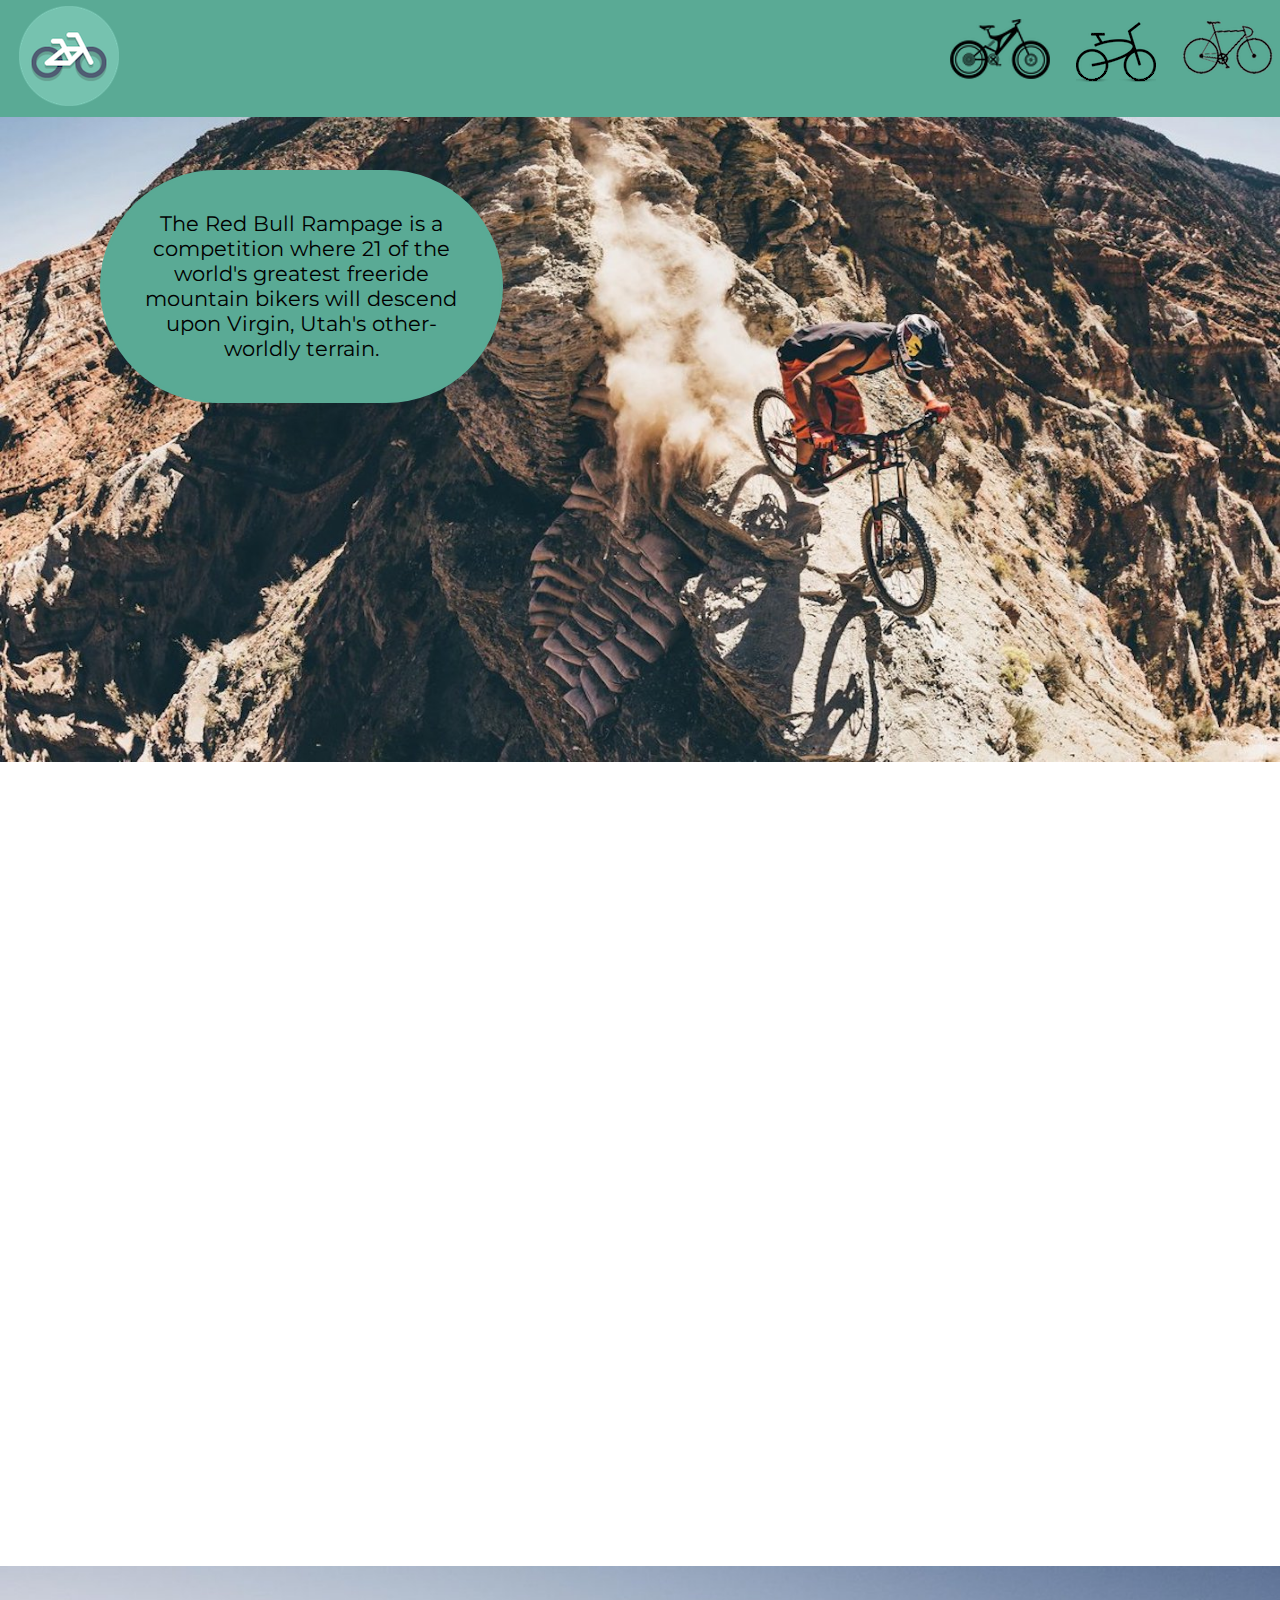
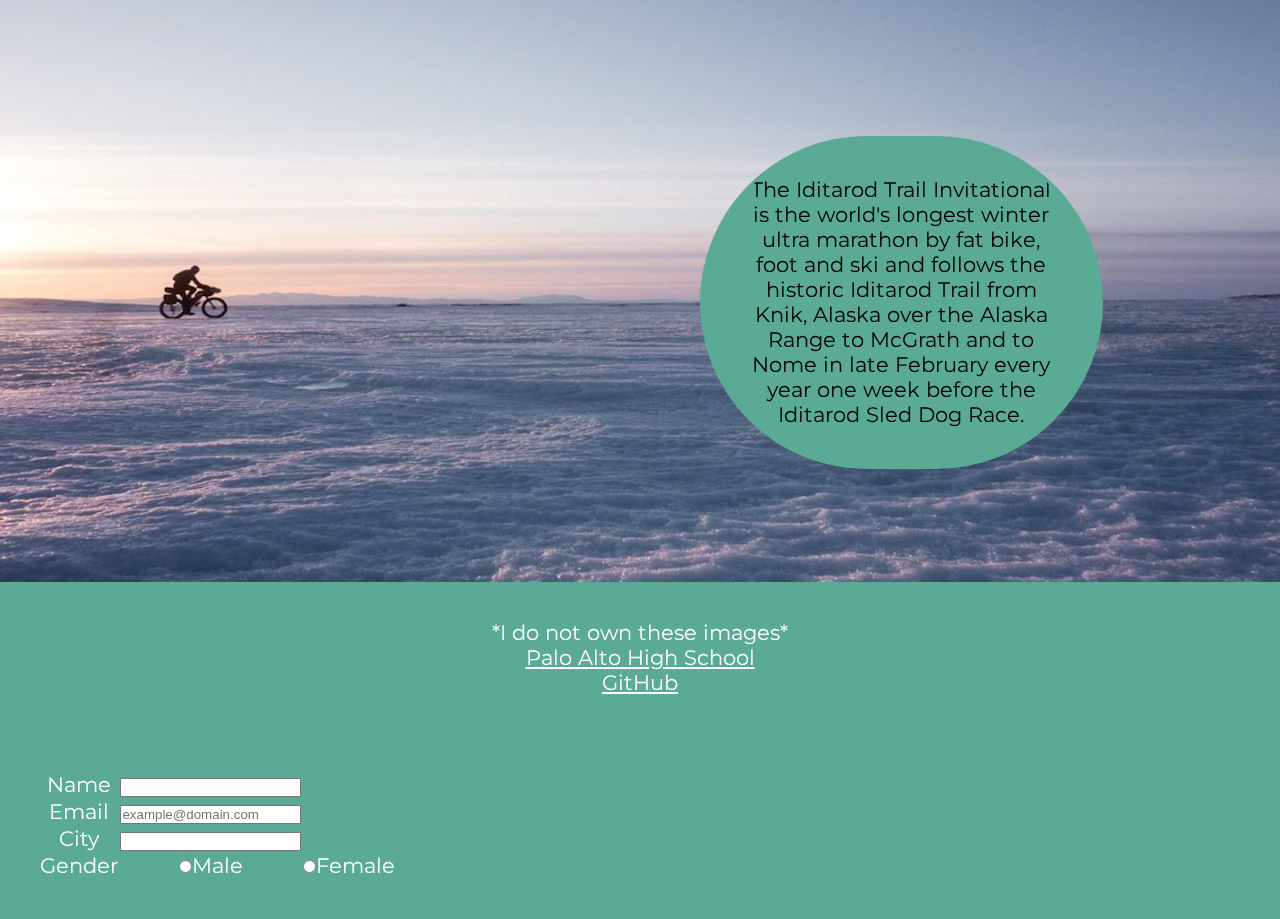
<file: index.html>
<!DOCTYPE html>
<html>
<head>
	<title>Bike World</title>
	<link rel="stylesheet" type="text/css" href="styles.css">
	<link href="https://fonts.googleapis.com/css?family=Montserrat:100" rel="stylesheet">
</head>
<body>


	<header>
		
		<a href="/Users/doughbryce/Desktop/bike/index.html">
			<img id="home_button" src="images/logo.png">
		</a>

		<a href="/Users/doughbryce/Desktop/bike/road.html">
			<img id="image_icon_header" src="images/roadbike-icon.png">
		</a>

		<a href="/Users/doughbryce/Desktop/bike/beach.html">
			<img id="image_icon_header" src="images/cruiser-icon.png">
		</a>

		<a href="/Users/doughbryce/Desktop/bike/mountain.html">
			<img id="image_icon_header" src="images/mountainbike-icon.png">
		</a>

	</header>


	<section class="tour_section">

		<p id="tour_info">The Tour de France is an annual 21 stage bicycle race held in France</p>

		<a href="http://www.letour.com/le-tour/2017/us/">
				<img id="tour_race" src="images/tour.jpg">
		</a>

	</section>

	<section class="rampage_section">

		<p id="rampage_info">The Red Bull Rampage is a competition where 21 of the world's greatest freeride mountain bikers will descend upon Virgin, Utah's other-worldly terrain.</p>

		<a href="https://www.redbull.com/int-en/events/red-bull-rampage-mtb-2016">
			<img id="rampage_race" src="images/rampage.jpg">
		</a>

	</section>

	<section class="iditarod_section">

		<p id="iditarod_info">The Iditarod Trail Invitational is the world's longest winter ultra marathon by fat bike, foot and ski and follows the historic Iditarod Trail from Knik, Alaska over the Alaska Range to McGrath and to Nome in late February every year one week before the Iditarod Sled Dog Race.</p>

		<a href="http://iditarodtrailinvitational.com">
			<img id="iditarod_race" src="images/iditarod.jpg">
		</a>

	</section>

	<footer>
		
		<p>*I do not own these images*</p>
		<a id="paly_link" href="http://paly.net">Palo Alto High School</a>
		<br>
		<a href="https://github.com/doughbryce/bike">GitHub</a>
		<br>
			<form action="http://example.com">
				<table>
					<tr>
						<td>
							<label>Name</label>
						</td>
						<td>
							<input type="text" name="name">
						</td>
					</tr>
					<br>
					<tr>
						<td>
							<label>Email</label>
						</td>
						<td>
							<input type="email" name="email" placeholder="example@domain.com">
						</td>
					</tr>
					<br>
					<tr>
						<td>
							<label>City</label>
						</td>
						<td>
							<input type="text" name="city">
						</td>
					</tr>
					<br>
					<tr>
						<td>
							<label>Gender</label>
						</td>
						<td>
							<input type="radio" name="gender" value="male">Male
						</td>
						<td>
							<input type="radio" name="gender" value="female">Female
						</td>
					</tr>
				</table>
			</form>

	</footer>

</body>
</html>
</file>
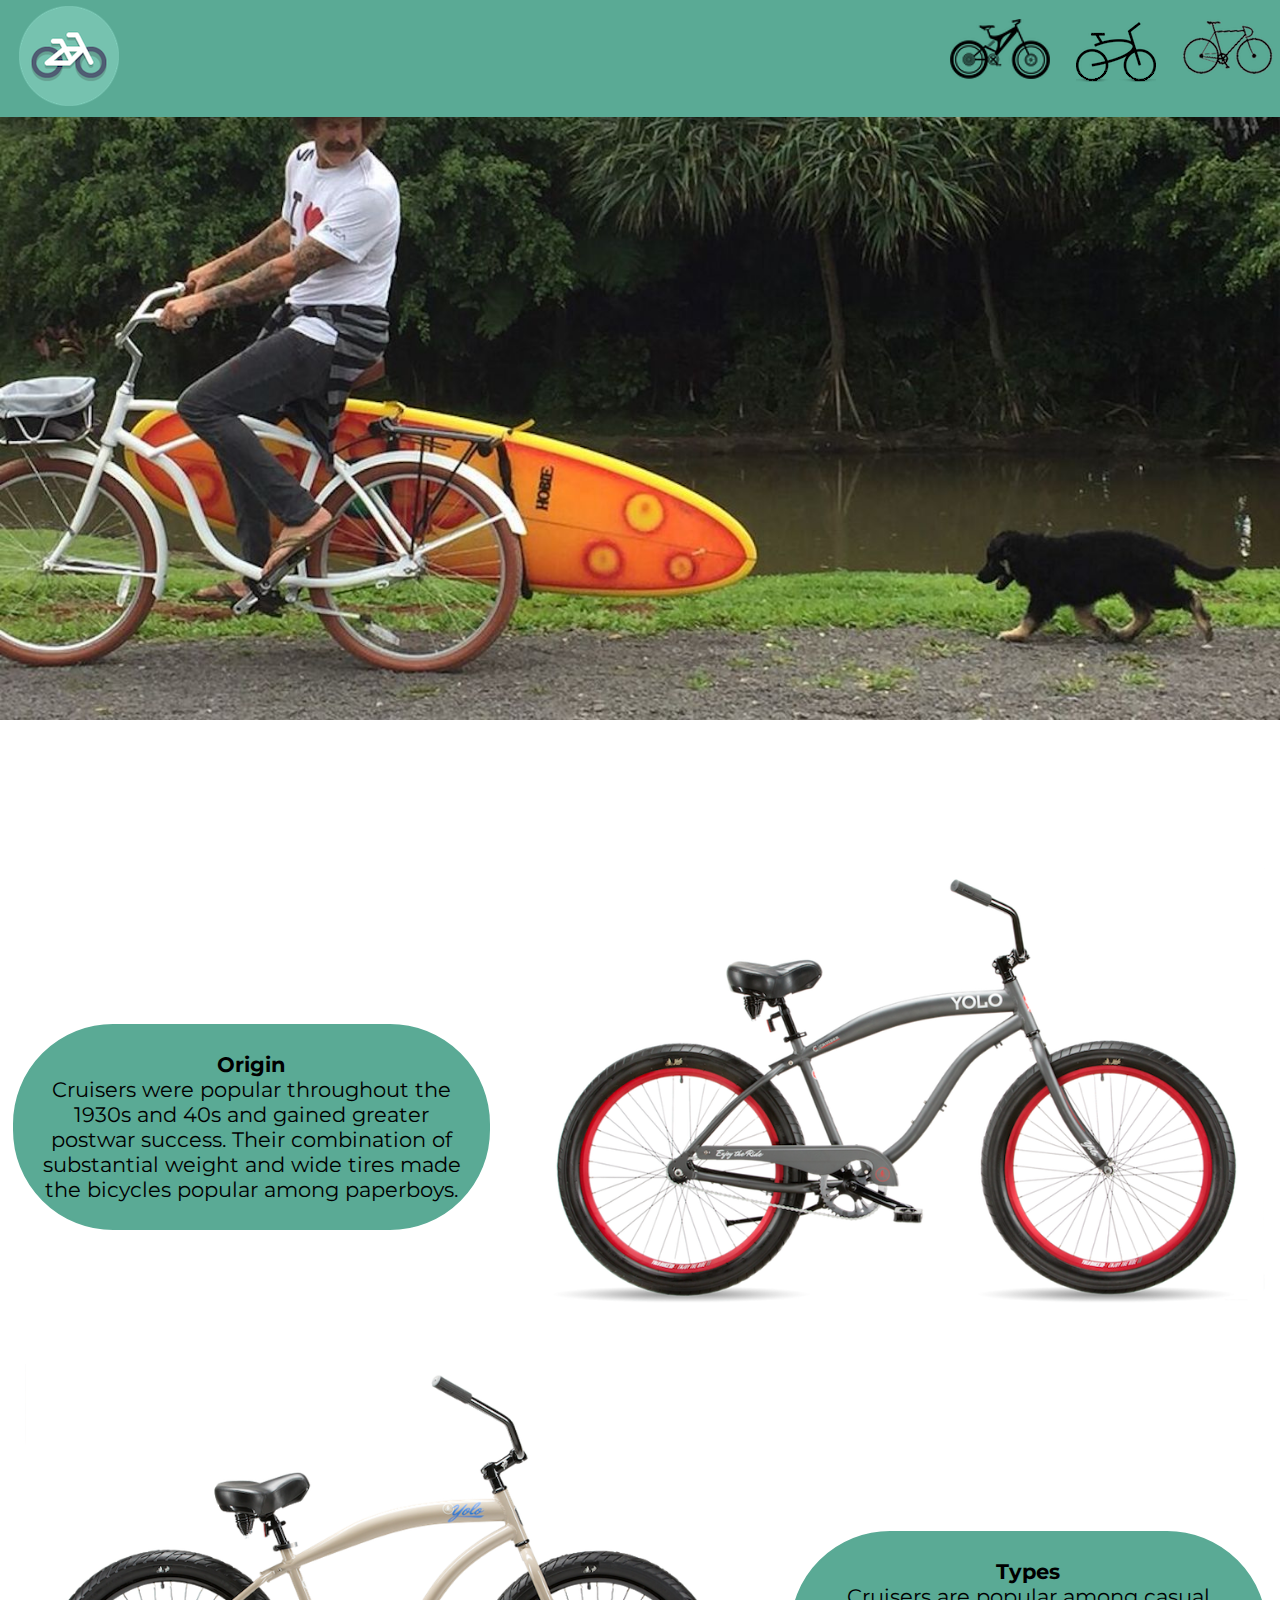
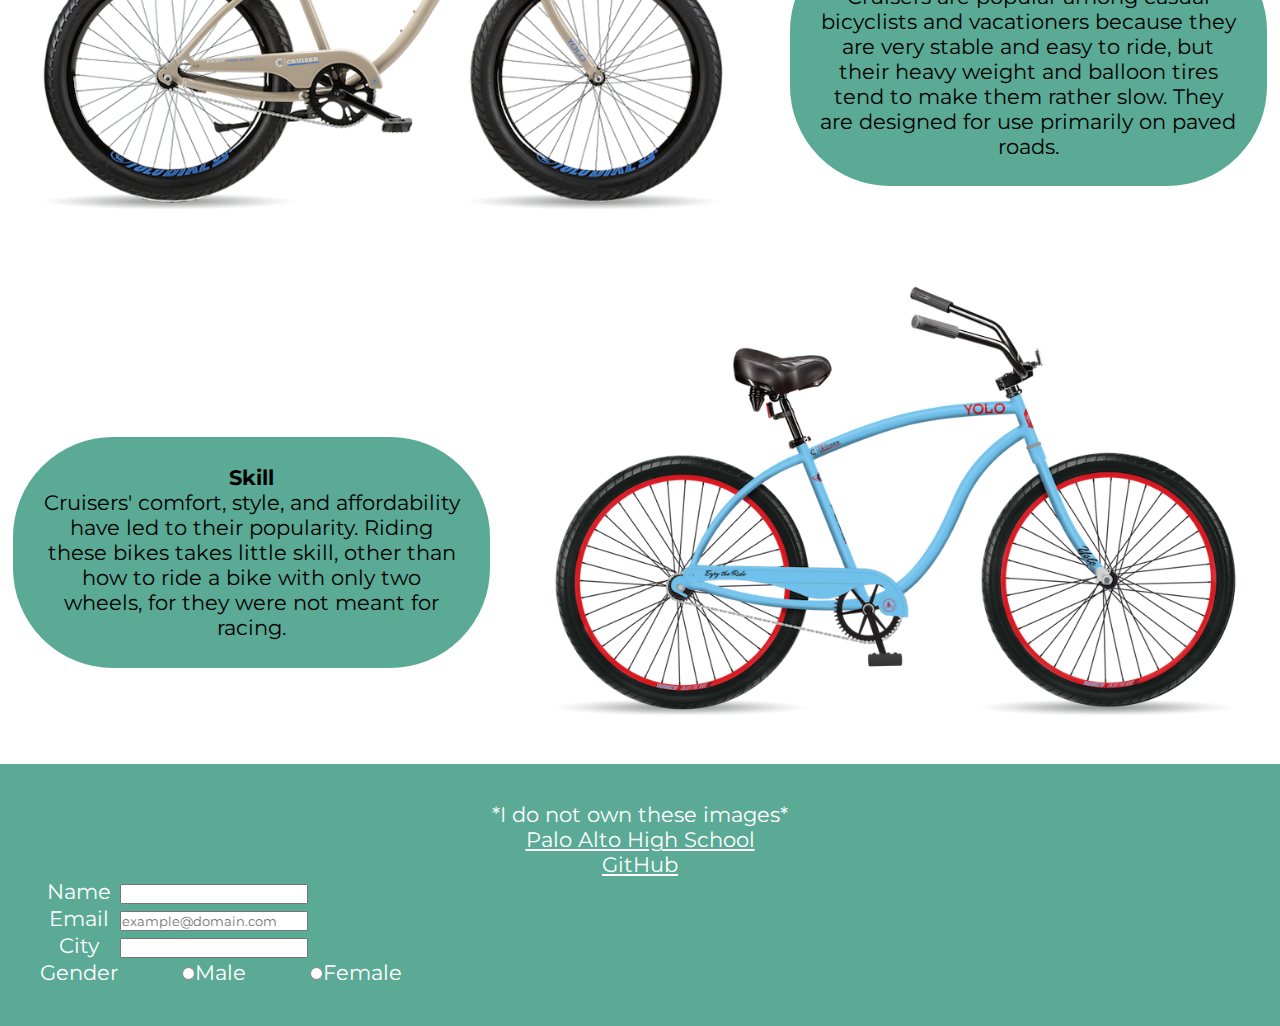
<file: beach.html>
<!DOCTYPE html>
<html>
<head>
	<title>BEACH</title>
	<link rel="stylesheet" type="text/css" href="stylebeach.css">
	<link href="https://fonts.googleapis.com/css?family=Montserrat:100" rel="stylesheet">
</head>
<body>

	<header>
		
		<a href="/Users/doughbryce/Desktop/bike/index.html">
			<img id="home_button" src="images/logo.png">
		</a>

		<a href="/Users/doughbryce/Desktop/bike/road.html">
			<img id="image_icon_header" src="images/roadbike-icon.png">
		</a>

		<a href="/Users/doughbryce/Desktop/bike/beach.html">
			<img id="image_icon_header" src="images/cruiser-icon.png">
		</a>

		<a href="/Users/doughbryce/Desktop/bike/mountain.html">
			<img id="image_icon_header" src="images/mountainbike-icon.png">
		</a>

	</header>

	<img id="background" src="images/cruiser_background.jpg">

	<section id="cruiser_section1">
		<p class="origin_paragraph"> <strong>Origin</strong> <br> Cruisers were popular throughout the 1930s and 40s and gained greater postwar success. Their combination of substantial weight and wide tires made the bicycles popular among paperboys.</p>
		<img class="origin_image" src="images/cruiser.png">
	</section>

	<section class="cruiser_section2">
		<p class="type_paragraph"> <strong>Types</strong> <br> Cruisers are popular among casual bicyclists and vacationers because they are very stable and easy to ride, but their heavy weight and balloon tires tend to make them rather slow. They are designed for use primarily on paved roads.</p>
		<img class="type_image" src="images/cruiser2.png">
	</section>

	<section class="cruiser_section3">
		<p class="skill_paragraph"> <strong>Skill</strong> <br> Cruisers' comfort, style, and affordability have led to their popularity. Riding these bikes takes little skill, other than how to ride a bike with only two wheels, for they were not meant for racing.</p>
		<img class="skill_image" src="images/cruiser3.png">
	</section>

<footer>
		
		<p>*I do not own these images*</p>
		<a id="paly_link" href="http://paly.net">Palo Alto High School</a>
		<br>
		<a href="https://github.com/doughbryce/bike">GitHub</a>
		<br>
			<form action="http://example.com">
				<table>
					<tr>
						<td>
							<label>Name</label>
						</td>
						<td>
							<input type="text" name="name">
						</td>
					</tr>
					
					<tr>
						<td>
							<label>Email</label>
						</td>
						<td>
							<input type="email" name="email" placeholder="example@domain.com">
						</td>
					</tr>
					
					<tr>
						<td>
							<label>City</label>
						</td>
						<td>
							<input type="text" name="city">
						</td>
					</tr>
					
					<tr>
						<td>
							<label>Gender</label>
						</td>
						<td>
							<input type="radio" name="gender" value="male">Male
						</td>
						<td>
							<input type="radio" name="gender" value="female">Female
						</td>
					</tr>
				</table>
			</form>

	</footer>

</body>
</html>
</file>
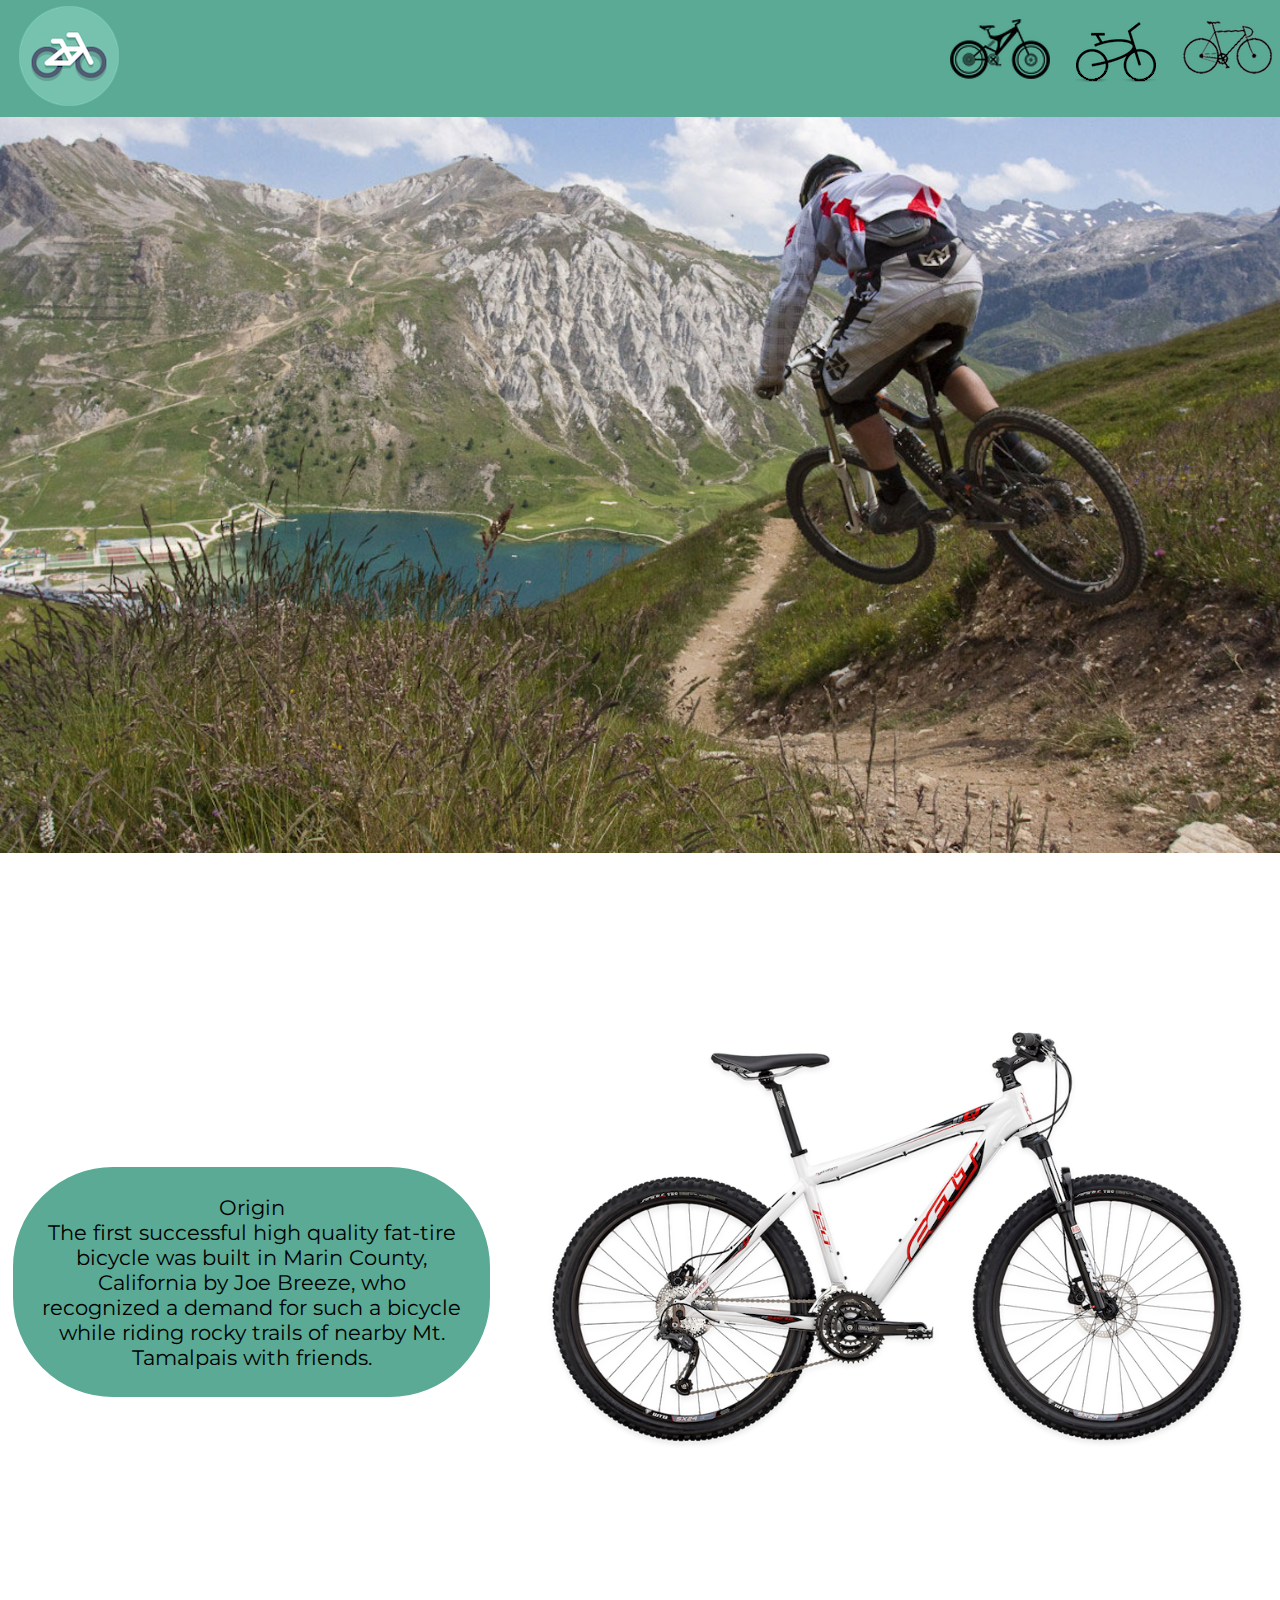
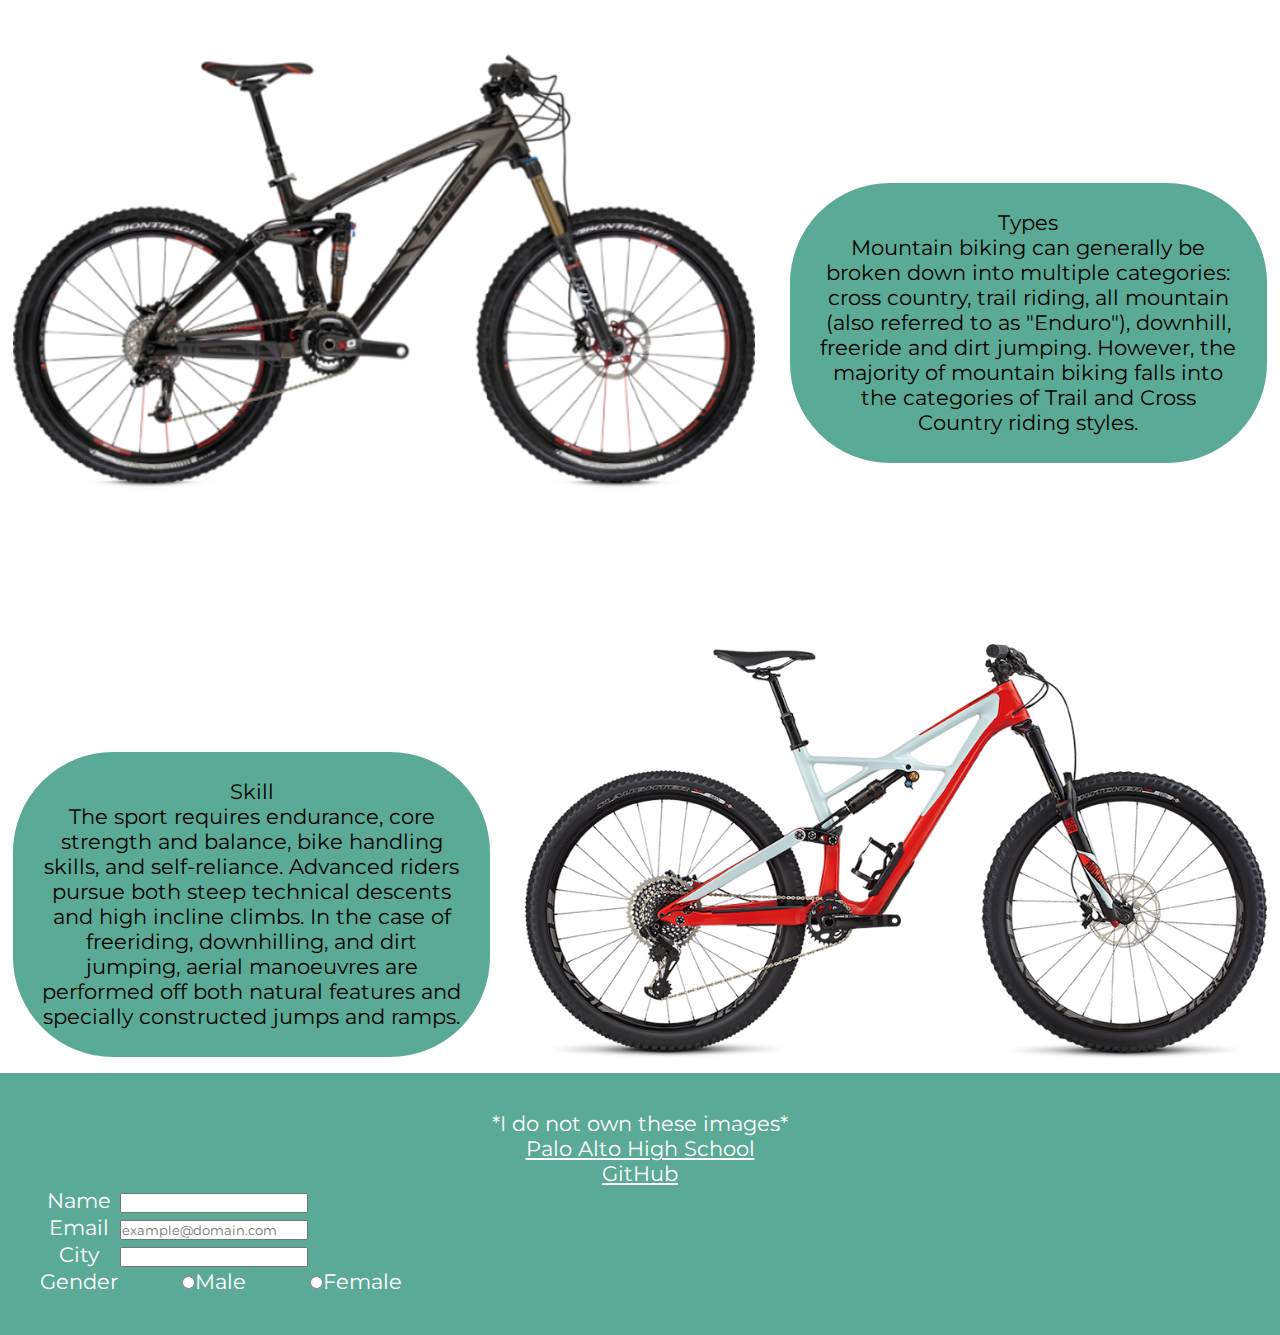
<file: mountain.html>
<!DOCTYPE html>
<html>
<head>
	<title>MOUNTAIN</title>
	<link rel="stylesheet" type="text/css" href="stylemountain.css">
	<link href="https://fonts.googleapis.com/css?family=Montserrat:100" rel="stylesheet">
</head>
<body>

	<header>
		
		<a href="/Users/doughbryce/Desktop/bike/index.html">
			<img id="home_button" src="images/logo.png">
		</a>

		<a href="/Users/doughbryce/Desktop/bike/road.html">
			<img id="image_icon_header" src="images/roadbike-icon.png">
		</a>

		<a href="/Users/doughbryce/Desktop/bike/beach.html">
			<img id="image_icon_header" src="images/cruiser-icon.png">
		</a>

		<a href="/Users/doughbryce/Desktop/bike/mountain.html">
			<img id="image_icon_header" src="images/mountainbike-icon.png">
		</a>

	</header>

	<img id="background" src="images/mountain_background.jpg">

	<section id="mountain_section1">
		<p class="origin_paragraph"> Origin <br> The first successful high quality fat-tire bicycle was built in Marin County, California by Joe Breeze, who recognized a demand for such a bicycle while riding rocky trails of nearby Mt. Tamalpais with friends.</p>
		<img class="origin_image" src="images/mountainbike.png">
	</section>

	<section id="mountain_section2">
		<p class="type_paragraph"> Types <br> Mountain biking can generally be broken down into multiple categories: cross country, trail riding, all mountain (also referred to as "Enduro"), downhill, freeride and dirt jumping. However, the majority of mountain biking falls into the categories of Trail and Cross Country riding styles.</p>
		<img class="type_image" src="images/mountainbike2.png">
	</section>

	<section id="mountain_section3">
		<p class="skill_paragraph">Skill <br> The sport requires endurance, core strength and balance, bike handling skills, and self-reliance. Advanced riders pursue both steep technical descents and high incline climbs. In the case of freeriding, downhilling, and dirt jumping, aerial manoeuvres are performed off both natural features and specially constructed jumps and ramps.</p>
		<img class="skill_image" src="images/mountainbike3.png">
	</section>

<footer>
		
		<p>*I do not own these images*</p>
		<a id="paly_link" href="http://paly.net">Palo Alto High School</a>
		<br>
		<a href="https://github.com/doughbryce/bike">GitHub</a>
		<br>
			<form action="http://example.com">
				<table>
					<tr>
						<td>
							<label>Name</label>
						</td>
						<td>
							<input type="text" name="name">
						</td>
					</tr>
					
					<tr>
						<td>
							<label>Email</label>
						</td>
						<td>
							<input type="email" name="email" placeholder="example@domain.com">
						</td>
					</tr>
					
					<tr>
						<td>
							<label>City</label>
						</td>
						<td>
							<input type="text" name="city">
						</td>
					</tr>
					
					<tr>
						<td>
							<label>Gender</label>
						</td>
						<td>
							<input type="radio" name="gender" value="male">Male
						</td>
						<td>
							<input type="radio" name="gender" value="female">Female
						</td>
					</tr>
				</table>
			</form>

	</footer>

</body>
</html>
</file>
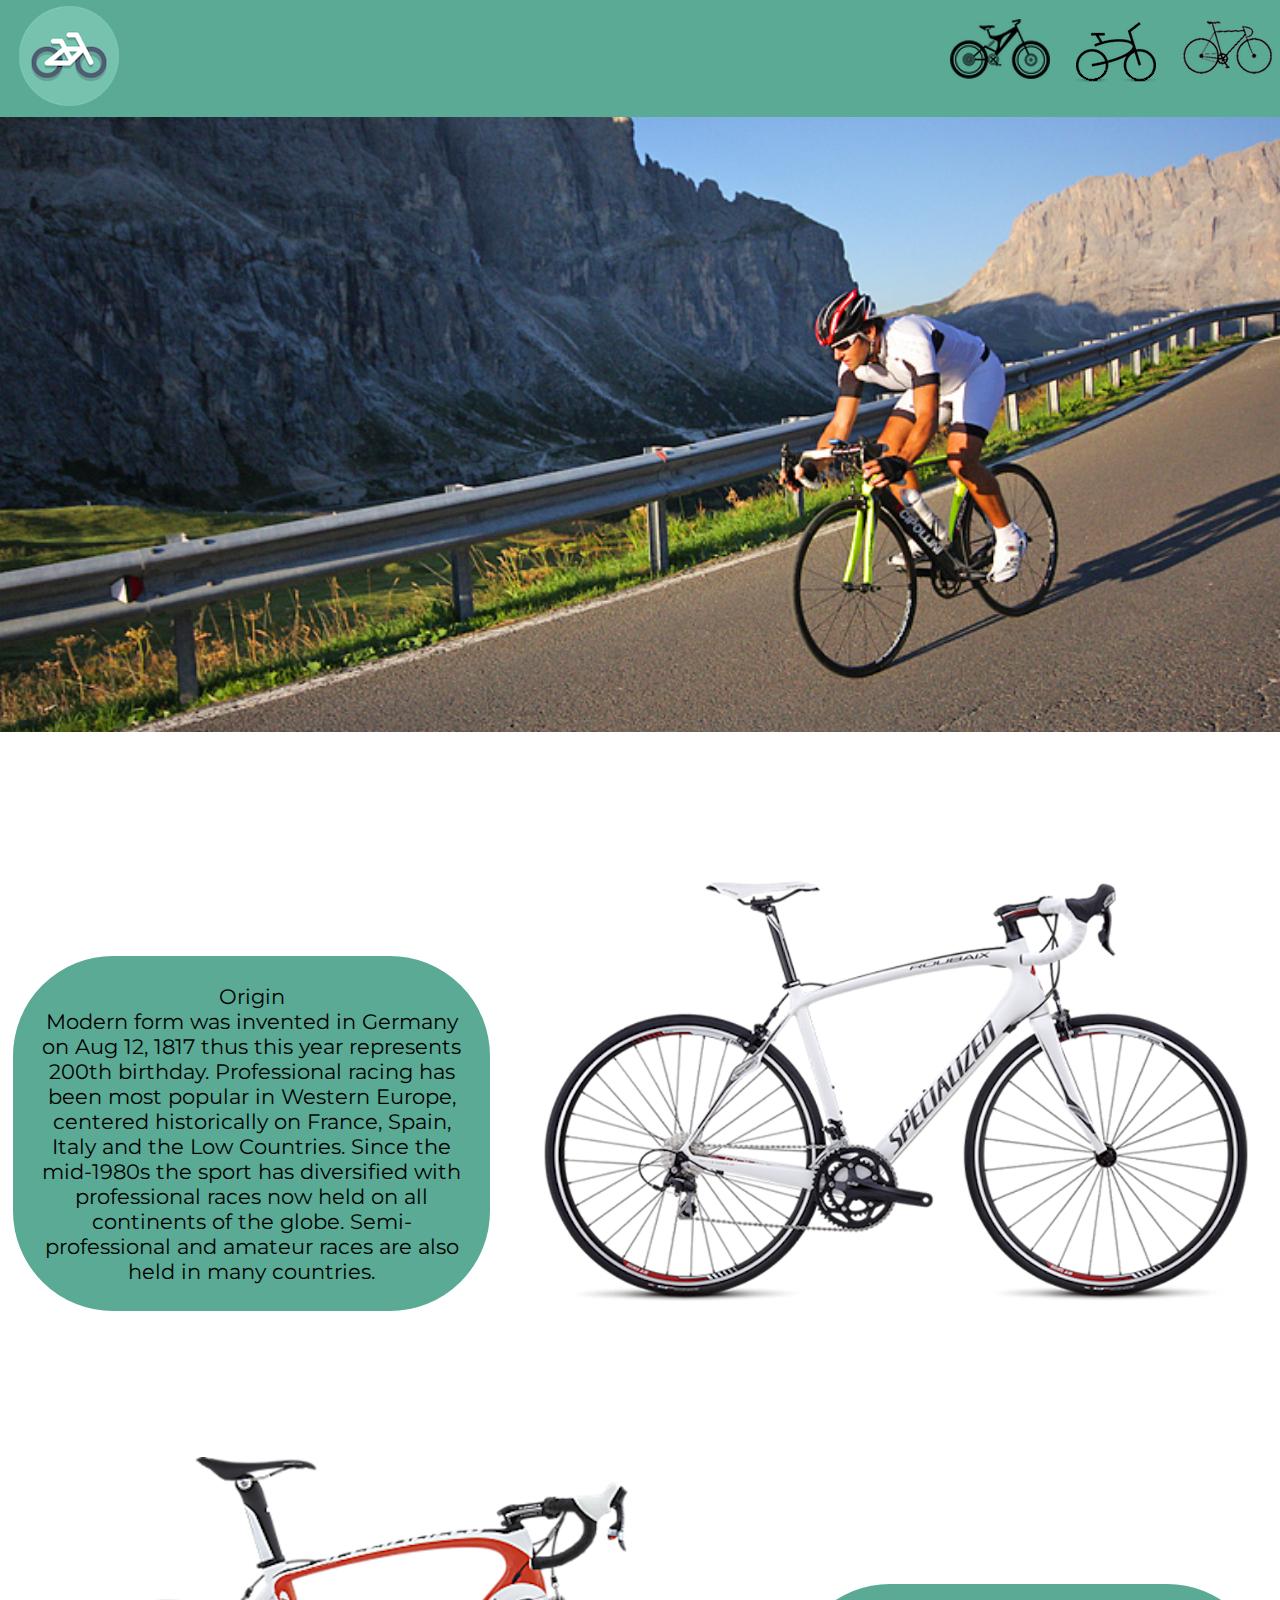
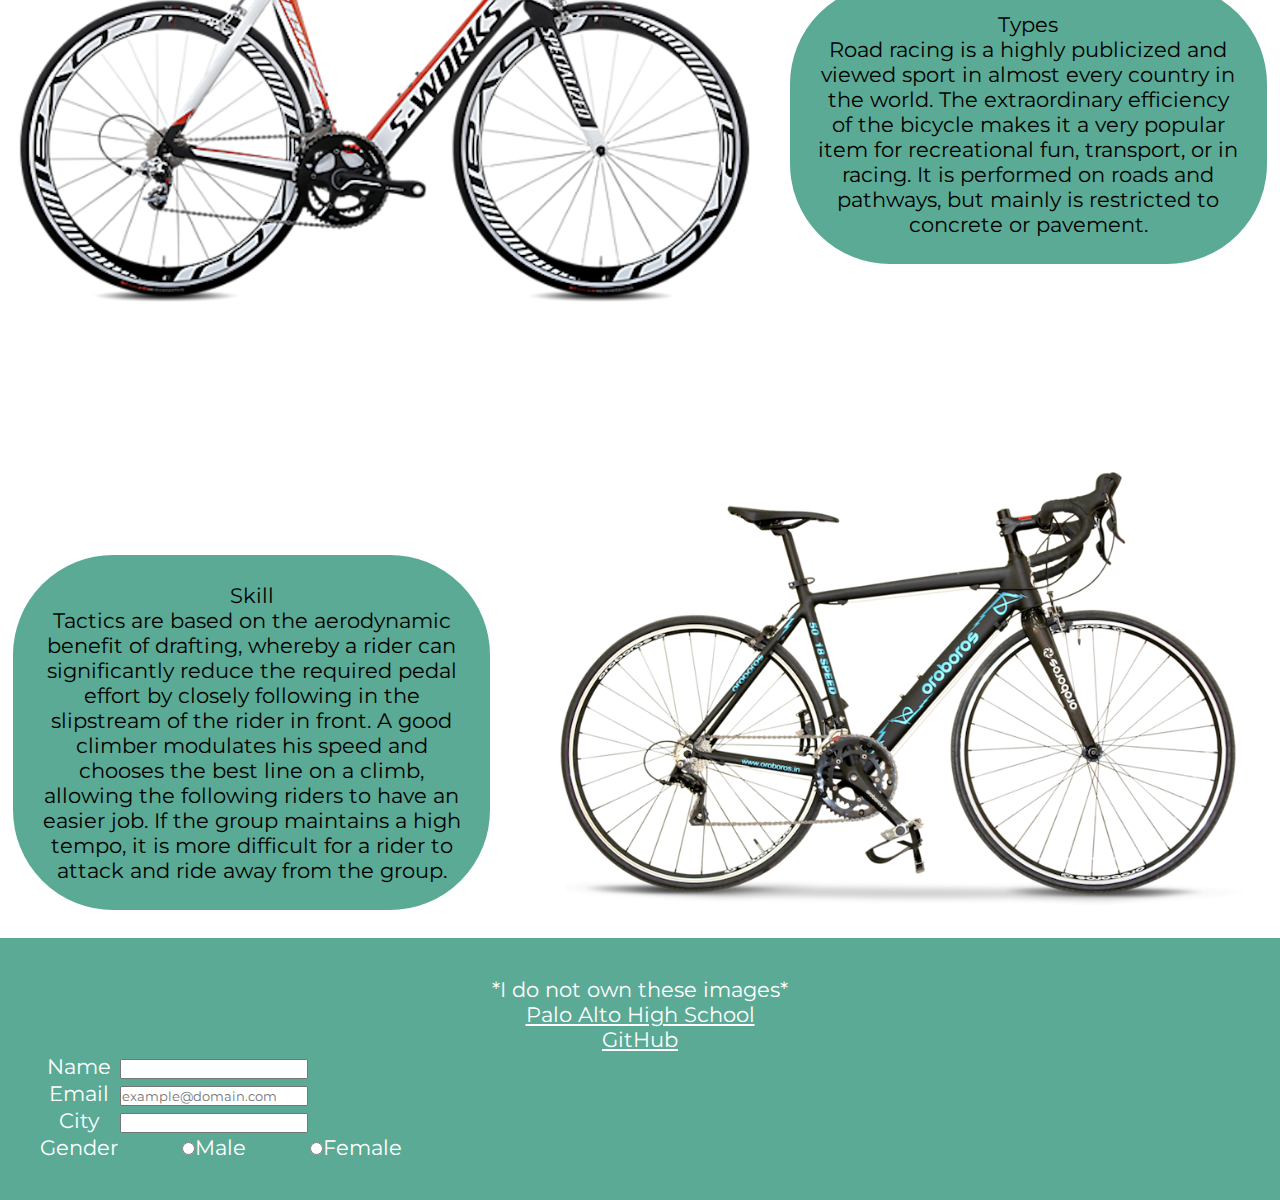
<file: road.html>
<!DOCTYPE html>
<html>
<head>
	<title>ROAD</title>
	<link rel="stylesheet" type="text/css" href="styleroad.css">
	<link href="https://fonts.googleapis.com/css?family=Montserrat:100" rel="stylesheet">
</head>
<body>

	<header>
		
		<a href="/Users/doughbryce/Desktop/bike/index.html">
			<img id="home_button" src="images/logo.png">
		</a>

		<a href="/Users/doughbryce/Desktop/bike/road.html">
			<img id="image_icon_header" src="images/roadbike-icon.png">
		</a>

		<a href="/Users/doughbryce/Desktop/bike/beach.html">
			<img id="image_icon_header" src="images/cruiser-icon.png">
		</a>

		<a href="/Users/doughbryce/Desktop/bike/mountain.html">
			<img id="image_icon_header" src="images/mountainbike-icon.png">
		</a>

	</header>

	<img id="background" src="images/road_background.jpg">

	<section id="road_section1">
		<p class="origin_paragraph"> Origin <br> Modern form was invented in Germany on Aug 12, 1817 thus this year represents 200th birthday. Professional racing has been most popular in Western Europe, centered historically on France, Spain, Italy and the Low Countries. Since the mid-1980s the sport has diversified with professional races now held on all continents of the globe. Semi-professional and amateur races are also held in many countries.</p>
		<img class="origin_image" src="images/roadbike.png">
	</section>

	<section id="road_section2">
		<p class="type_paragraph"> Types <br> Road racing is a highly publicized and viewed sport in almost every country in the world. The extraordinary efficiency of the bicycle makes it a very popular item for recreational fun, transport, or in racing. It is performed on roads and pathways, but mainly is restricted to concrete or pavement.</p>
		<img class="type_image" src="images/roadbike2.png">
	</section>

	<section id="road_section3">
		<p class="skill_paragraph">Skill <br> Tactics are based on the aerodynamic benefit of drafting, whereby a rider can significantly reduce the required pedal effort by closely following in the slipstream of the rider in front. A good climber modulates his speed and chooses the best line on a climb, allowing the following riders to have an easier job. If the group maintains a high tempo, it is more difficult for a rider to attack and ride away from the group.</p>
		<img class="skill_image" src="images/roadbike3.png">
	</section>

<footer>
		
		<p>*I do not own these images*</p>
		<a id="paly_link" href="http://paly.net">Palo Alto High School</a>
		<br>
		<a href="https://github.com/doughbryce/bike">GitHub</a>
		<br>
			<form action="http://example.com">
				<table>
					<tr>
						<td>
							<label>Name</label>
						</td>
						<td>
							<input type="text" name="name">
						</td>
					</tr>
					
					<tr>
						<td>
							<label>Email</label>
						</td>
						<td>
							<input type="email" name="email" placeholder="example@domain.com">
						</td>
					</tr>
					
					<tr>
						<td>
							<label>City</label>
						</td>
						<td>
							<input type="text" name="city">
						</td>
					</tr>
					
					<tr>
						<td>
							<label>Gender</label>
						</td>
						<td>
							<input type="radio" name="gender" value="male">Male
						</td>
						<td>
							<input type="radio" name="gender" value="female">Female
						</td>
					</tr>
				</table>
			</form>

	</footer>

</body>
</html>
</file>
<file: styles.css>
*{
	margin: 0;
	padding: 0;
	/*border: solid;*/
	overflow: auto;
}
/*HEADER*/
header{
	top: 0;
	padding: .5%;
	background: #5AAA95;
	width: 100%;
	position: fixed;
	z-index: 5;
	overflow: hidden;
}
#home_button{
	padding-left: 1%;
}
#image_icon_header{
	float: right;
	margin: 1%;
}
/*---------------------------------------------*/
/*Section1 - Tour de France*/
.tour_section{
	z-index: 0;
	position: fixed;
	width: 100%;
}
/*Tour race image link*/
#tour_race{
	width: 100%;
}
/*image-tour_logo*/
#tour_info{
	font-family: Montserrat;
	width: 25%;
	position: absolute;
	top: 170px;
	left: 100px;
	background: #5AAA95;
	padding: 3%;
	border: 3px solid #5AAA95;
	border-radius: 1000px;
	font-size: 130%;
	text-align: center;
}
/*--------------------------------------------------------------------*/
/*Section 2 - Rampage*/
.rampage_section{
	z-index: 1
	padding-top: 1448px;
	position: relative;
	width: 100%;
}
/*Rampage race image link*/
#rampage_race{
	width: 100%;
}
/*rampage information*/
#rampage_info{
	font-family: Montserrat;
	width: 25%;
	position: absolute;
	top: 170px;
	left: 100px;
	background: #5AAA95;
	padding: 3%;
	border: 3px solid #5AAA95;
	border-radius: 1000px;
	font-size: 130%;
	text-align: center;
}
/*---------------------------------------------------------------*/
/*Section 3 - iditarod section*/
.iditarod_section{
	z-index: 2;
	position: relative;
	width: 100%;
	margin-top: 800px;
}
/*Iditarod race image link*/
#iditarod_race{
	width: 100%;
}
/*race info iditarod*/
#iditarod_info{
	font-family: Montserrat;
	width: 25%;
	position: absolute;
	top: 170px;
	left: 700px;
	background: #5AAA95;
	padding: 3%;
	border: 3px solid #5AAA95;
	border-radius: 1000px;
	font-size: 130%;
	text-align: center;
}
/*------------------------------------------------------*/
/*Footer*/
footer{
	z-index: 4;
	margin-top: -150px;
	position: relative;
	text-align: center;
	background: #5AAA95;
	padding: 3%;
	color: white;
	font-family: Montserrat;
	font-size: 130%;
}
footer>a{
	color: white;
}
</file>
<file: stylebeach.css>
*{
	margin: 0;
	padding: 0;
	/*border: solid;*/
	overflow: auto;
	font-family: Montserrat;
}
/*------------------------------------------------------------*/
/*HEADER*/
header{
	top: 0;
	padding: .5%;
	background: #5AAA95;
	width: 100%;
	position: fixed;
	z-index: 5;
	overflow: hidden;
}
#home_button{
	padding-left: 1%;
}
#image_icon_header{
	float: right;
	margin: 1%;
}
/*----------------------------------------------------------------------*/
/*Footer*/
footer{
	text-align: center;
	z-index: 4;
	position: relative;
	text-align: center;
	background: #5AAA95;
	padding: 3%;
	color: white;
	font-family: Montserrat;
	font-size: 130%;
}
footer>a{
	color: white;
}
/*---------------------------------------------------------------*/
#background{
	width: 100%;
}
/*-----------------------------------------------------------------*/
/*Section1 - origin*/
#cruiser_section1{
	margin-top: 120px;
}
.origin_image{
	width: 58%;
	margin: 1%;
	float: right;
}
.origin_paragraph{
	padding: 2%;
	width: 33%;
	margin: 1%;
	margin-top: 180px;
	float: left;
	background: #5AAA95;
	border: 2px solid #5AAA95;
	border-radius: 100px;
	text-align: center;
	font-size: 130%;
}
/*-----------------------------------------------------------------*/
/*Section2 - types*/
#cruiser_section2{
	margin-top: 120px;
}
.type_image{
	width: 58%;
	margin: 1%;
	float: left;
}
.type_paragraph{
	padding: 2%;
	width: 33%;
	margin: 1%;
	margin-top: 180px;
	float: right;
	background: #5AAA95;
	border: 2px solid #5AAA95;
	border-radius: 100px;
	text-align: center;
	font-size: 130%;
}
/*-----------------------------------------------------------------*/
/*Section1 - skill*/
#cruiser_section3{
	margin-top: 120px;
}
.skill_image{
	width: 58%;
	margin: 1%;
	float: right;
}
.skill_paragraph{
	padding: 2%;
	width: 33%;
	margin: 1%;
	margin-top: 180px;
	float: left;
	background: #5AAA95;
	border: 2px solid #5AAA95;
	border-radius: 100px;
	text-align: center;
	font-size: 130%;
}
</file>
<file: stylemountain.css>
*{
	margin: 0;
	padding: 0;
	/*border: solid;*/
	overflow: auto;
	font-family: Montserrat;
}
/*------------------------------------------------------------*/
/*HEADER*/
header{
	top: 0;
	padding: .5%;
	background: #5AAA95;
	width: 100%;
	position: fixed;
	z-index: 5;
	overflow: hidden;
}
#home_button{
	padding-left: 1%;
}
#image_icon_header{
	float: right;
	margin: 1%;
}
/*----------------------------------------------------------------------*/
/*Footer*/
footer{
	padding-left: 500px;
	z-index: 4;
	position: relative;
	text-align: center;
	background: #5AAA95;
	padding: 3%;
	color: white;
	font-family: Montserrat;
	font-size: 130%;
}
footer>a{
	color: white;
}
/*---------------------------------------------------------------*/
#background{
	width: 100%;
}
/*-----------------------------------------------------------------*/
/*Section1 - origin*/
#mountain_section1{
	margin-top: 120px;
}
.origin_image{
	width: 58%;
	margin: 1%;
	float: right;
}
.origin_paragraph{
	padding: 2%;
	width: 33%;
	margin: 1%;
	margin-top: 190px;
	float: left;
	background: #5AAA95;
	border: 2px solid #5AAA95;
	border-radius: 100px;
	text-align: center;
	font-size: 130%;
}
/*-----------------------------------------------------------------*/
/*Section2 - types*/
#mountain_section2{
	margin-top: 120px;
}
.type_image{
	width: 58%;
	margin: 1%;
	float: left;
}
.type_paragraph{
	padding: 2%;
	width: 33%;
	margin: 1%;
	margin-top: 190px;
	float: right;
	background: #5AAA95;
	border: 2px solid #5AAA95;
	border-radius: 100px;
	text-align: center;
	font-size: 130%;
}
/*-----------------------------------------------------------------*/
/*Section1 - skill*/
#mountain_section3{
	margin-top: 120px;
}
.skill_image{
	width: 58%;
	margin: 1%;
	float: right;
}
.skill_paragraph{
	padding: 2%;
	width: 33%;
	margin: 1%;
	margin-top: 120px;
	float: left;
	background: #5AAA95;
	border: 2px solid #5AAA95;
	border-radius: 100px;
	text-align: center;
	font-size: 130%;
}
</file>
<file: styleroad.css>
*{
	margin: 0;
	padding: 0;
	/*border: solid;*/
	overflow: auto;
	font-family: Montserrat;
}
/*------------------------------------------------------------*/
/*HEADER*/
header{
	top: 0;
	padding: .5%;
	background: #5AAA95;
	width: 100%;
	position: fixed;
	z-index: 5;
	overflow: hidden;
}
#home_button{
	padding-left: 1%;
}
#image_icon_header{
	float: right;
	margin: 1%;
}
/*----------------------------------------------------------------------*/
/*Footer*/
footer{
	z-index: 4;
	position: relative;
	text-align: center;
	background: #5AAA95;
	padding: 3%;
	color: white;
	font-family: Montserrat;
	font-size: 130%;
}
footer>a{
	color: white;
}
/*---------------------------------------------------------------*/
#background{
	width: 100%;
}
/*-----------------------------------------------------------------*/
/*Section1 - origin*/
#road_section1{
	margin-top: 120px;
}
.origin_image{
	width: 58%;
	margin: 1%;
	float: right;
}
.origin_paragraph{
	padding: 2%;
	width: 33%;
	margin: 1%;
	margin-top: 100px;
	float: left;
	background: #5AAA95;
	border: 2px solid #5AAA95;
	border-radius: 100px;
	text-align: center;
	font-size: 130%;
}
/*-----------------------------------------------------------------*/
/*Section2 - types*/
#road_section2{
	margin-top: 120px;
}
.type_image{
	width: 58%;
	margin: 1%;
	float: left;
}
.type_paragraph{
	padding: 2%;
	width: 33%;
	margin: 1%;
	margin-top: 140px;
	float: right;
	background: #5AAA95;
	border: 2px solid #5AAA95;
	border-radius: 100px;
	text-align: center;
	font-size: 130%;
}
/*-----------------------------------------------------------------*/
/*Section1 - skill*/
#road_section3{
	margin-top: 120px;
}
.skill_image{
	width: 58%;
	margin: 1%;
	float: right;
}
.skill_paragraph{
	padding: 2%;
	width: 33%;
	margin: 1%;
	margin-top: 120px;
	float: left;
	background: #5AAA95;
	border: 2px solid #5AAA95;
	border-radius: 100px;
	text-align: center;
	font-size: 130%;
}
</file>
